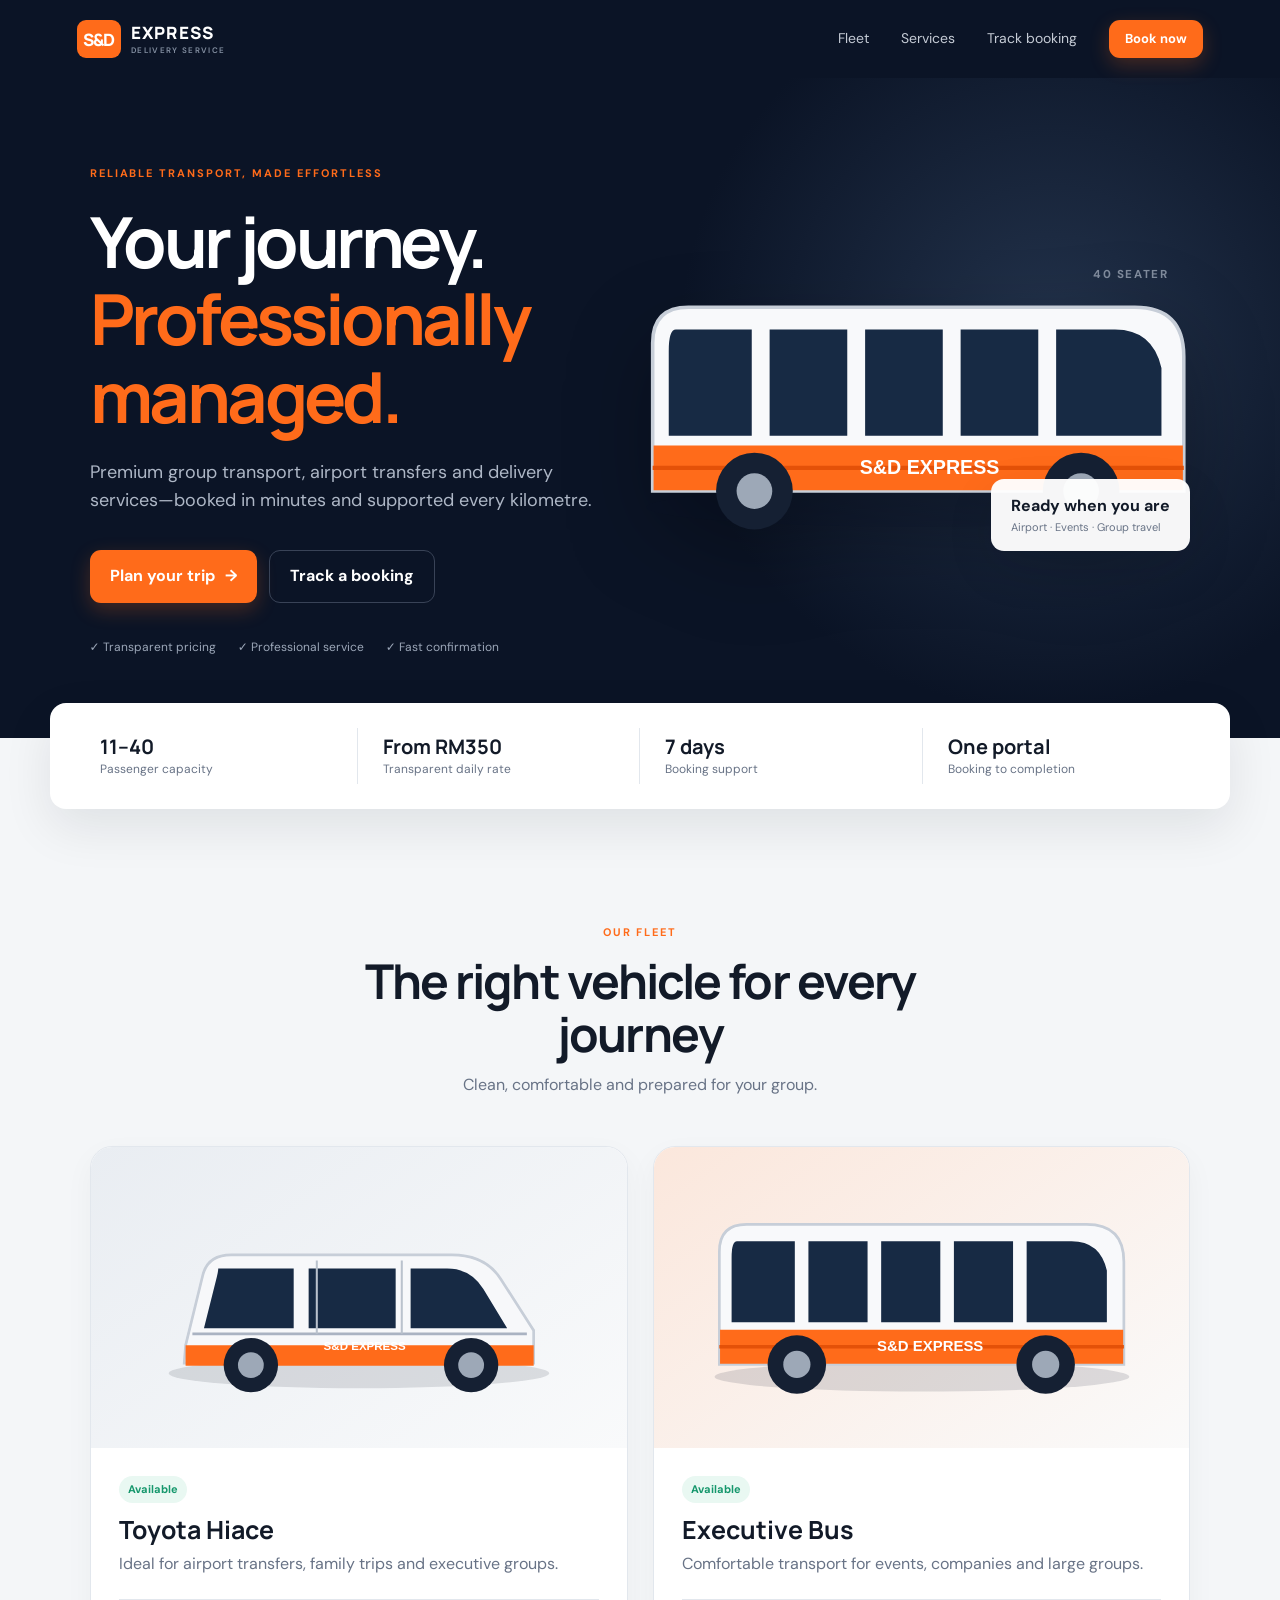
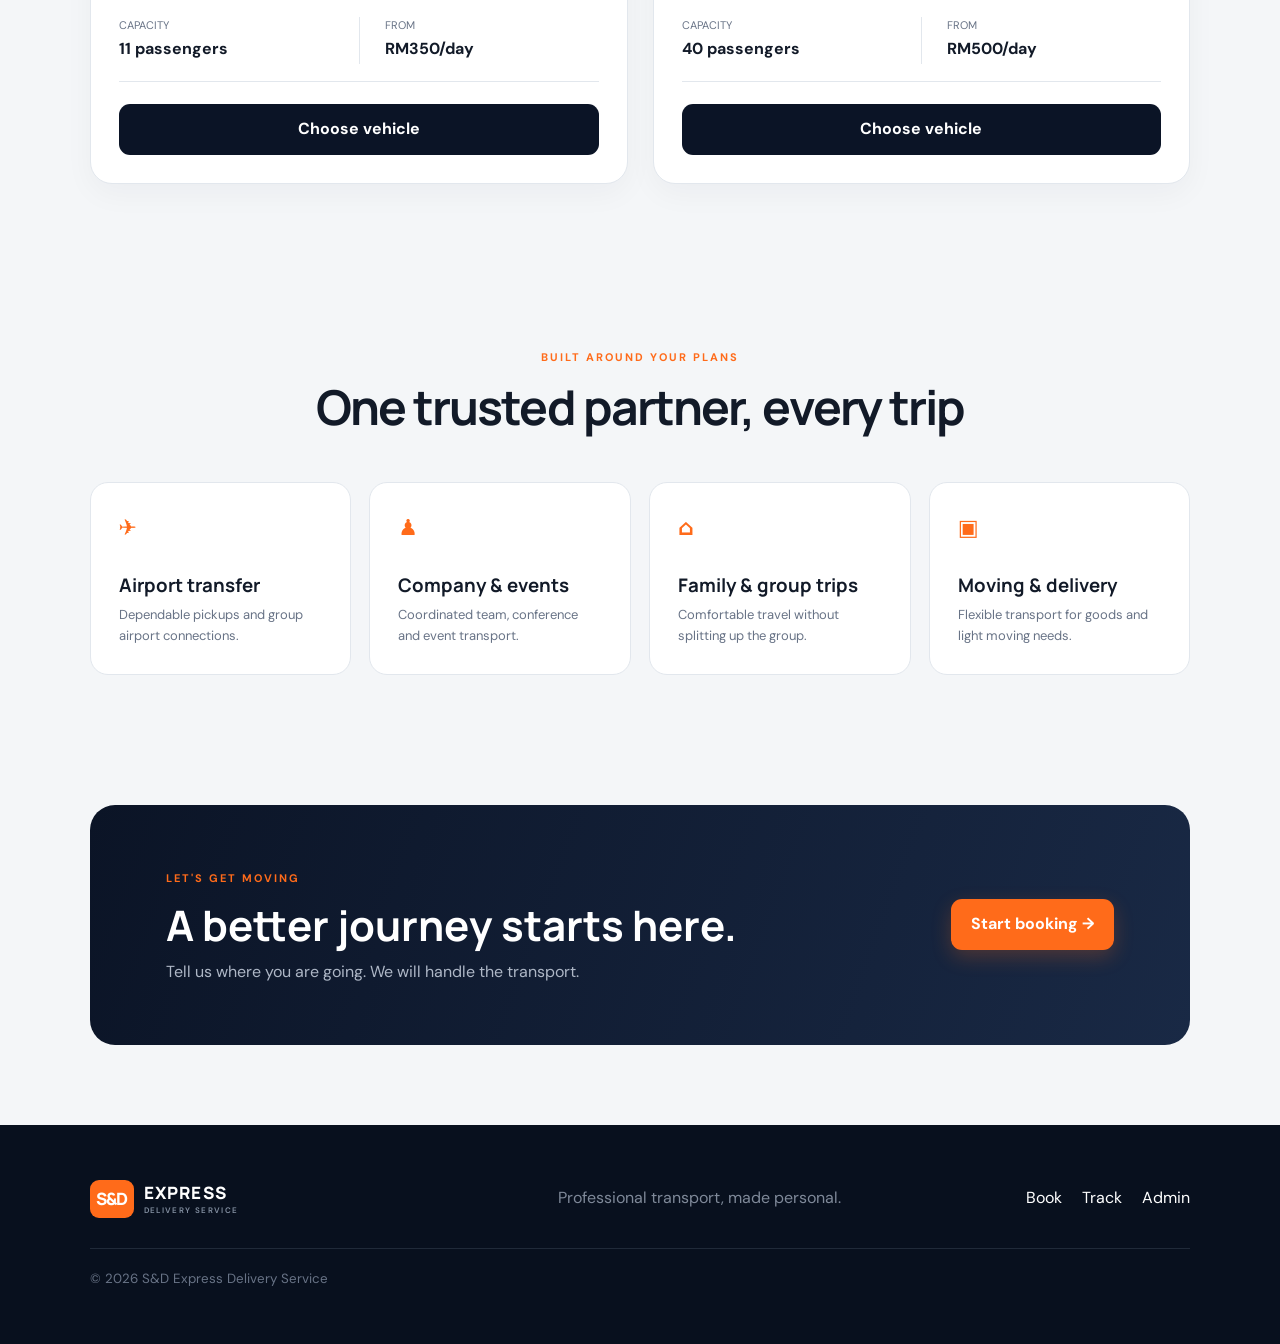
<file: index.html>
<!doctype html>
<html lang="en">
<head>
  <meta charset="utf-8"><meta name="viewport" content="width=device-width,initial-scale=1">
  <meta name="theme-color" content="#0b1426"><meta name="description" content="Premium van and bus transport booking in Malaysia.">
  <title>S&D Express Delivery Service</title>
  <link rel="manifest" href="manifest.json"><link rel="icon" href="assets/icon.svg" type="image/svg+xml">
  <link rel="stylesheet" href="css/styles.css?v=20260717.6">
</head>
<body>
  <header class="public-nav"><a class="brand" href="./"><span class="brand-mark">S&D</span><span>EXPRESS<small>Delivery Service</small></span></a><nav><a href="#fleet">Fleet</a><a href="#services">Services</a><a href="track/">Track booking</a><a class="btn btn-primary btn-sm" href="booking/">Book now</a></nav><button class="mobile-nav" aria-label="Toggle menu">☰</button></header>
  <main>
    <section class="hero"><div class="hero-copy"><span class="eyebrow">Reliable transport, made effortless</span><h1>Your journey.<br><em>Professionally managed.</em></h1><p>Premium group transport, airport transfers and delivery services—booked in minutes and supported every kilometre.</p><div class="hero-actions"><a class="btn btn-primary" href="booking/">Plan your trip <span>→</span></a><a class="btn btn-ghost" href="track/">Track a booking</a></div><div class="trust-row"><span>✓ Transparent pricing</span><span>✓ Professional service</span><span>✓ Fast confirmation</span></div></div><div class="hero-visual"><div class="vehicle-art bus-art"><span class="vehicle-label">40 SEATER</span><svg viewBox="0 0 700 320" role="img" aria-label="S&D Express coach"><use href="assets/fleet.svg#bus"/></svg></div><div class="floating-card"><strong>Ready when you are</strong><span>Airport · Events · Group travel</span></div></div></section>
    <section class="stats-band"><div><strong>11–40</strong><span>Passenger capacity</span></div><div><strong>From RM350</strong><span>Transparent daily rate</span></div><div><strong>7 days</strong><span>Booking support</span></div><div><strong>One portal</strong><span>Booking to completion</span></div></section>
    <section id="fleet" class="section"><div class="section-heading"><span class="eyebrow">Our fleet</span><h2>The right vehicle for every journey</h2><p>Clean, comfortable and prepared for your group.</p></div><div class="fleet-grid"><article class="fleet-card" data-vehicle-id="VH001"><div class="fleet-image"><svg class="fleet-fallback" viewBox="0 0 700 320"><use href="assets/fleet.svg#van"/></svg></div><div class="fleet-body"><div><span class="pill success" data-fleet-field="status">Available</span><h3 data-fleet-field="name">Toyota Hiace</h3><p>Ideal for airport transfers, family trips and executive groups.</p></div><dl><div><dt>Capacity</dt><dd data-fleet-field="capacity">11 passengers</dd></div><div><dt>From</dt><dd data-fleet-field="rate">RM350/day</dd></div></dl><a class="btn btn-dark" data-fleet-field="booking-link" href="booking/?vehicle=VH001">Choose vehicle</a></div></article><article class="fleet-card" data-vehicle-id="BS001"><div class="fleet-image orange"><svg class="fleet-fallback" viewBox="0 0 700 320"><use href="assets/fleet.svg#bus"/></svg></div><div class="fleet-body"><div><span class="pill success" data-fleet-field="status">Available</span><h3 data-fleet-field="name">Executive Bus</h3><p>Comfortable transport for events, companies and large groups.</p></div><dl><div><dt>Capacity</dt><dd data-fleet-field="capacity">40 passengers</dd></div><div><dt>From</dt><dd data-fleet-field="rate">RM500/day</dd></div></dl><a class="btn btn-dark" data-fleet-field="booking-link" href="booking/?vehicle=BS001">Choose vehicle</a></div></article></div></section>
    <section id="services" class="section services"><div class="section-heading"><span class="eyebrow">Built around your plans</span><h2>One trusted partner, every trip</h2></div><div class="service-grid"><article><b>✈</b><h3>Airport transfer</h3><p>Dependable pickups and group airport connections.</p></article><article><b>♟</b><h3>Company & events</h3><p>Coordinated team, conference and event transport.</p></article><article><b>⌂</b><h3>Family & group trips</h3><p>Comfortable travel without splitting up the group.</p></article><article><b>▣</b><h3>Moving & delivery</h3><p>Flexible transport for goods and light moving needs.</p></article></div></section>
    <section class="cta"><div><span class="eyebrow">Let's get moving</span><h2>A better journey starts here.</h2><p>Tell us where you are going. We will handle the transport.</p></div><a class="btn btn-primary" href="booking/">Start booking →</a></section>
  </main>
  <footer><a class="brand" href="./"><span class="brand-mark">S&D</span><span>EXPRESS<small>Delivery Service</small></span></a><p>Professional transport, made personal.</p><div><a href="booking/">Book</a><a href="track/">Track</a><a href="admin/">Admin</a></div><small>© <span id="year"></span> S&D Express Delivery Service</small></footer>
  <div id="toast-root" class="toast-root"></div><script src="config.js"></script><script src="js/app.js?v=20260717.5"></script>
</body></html>
</file>
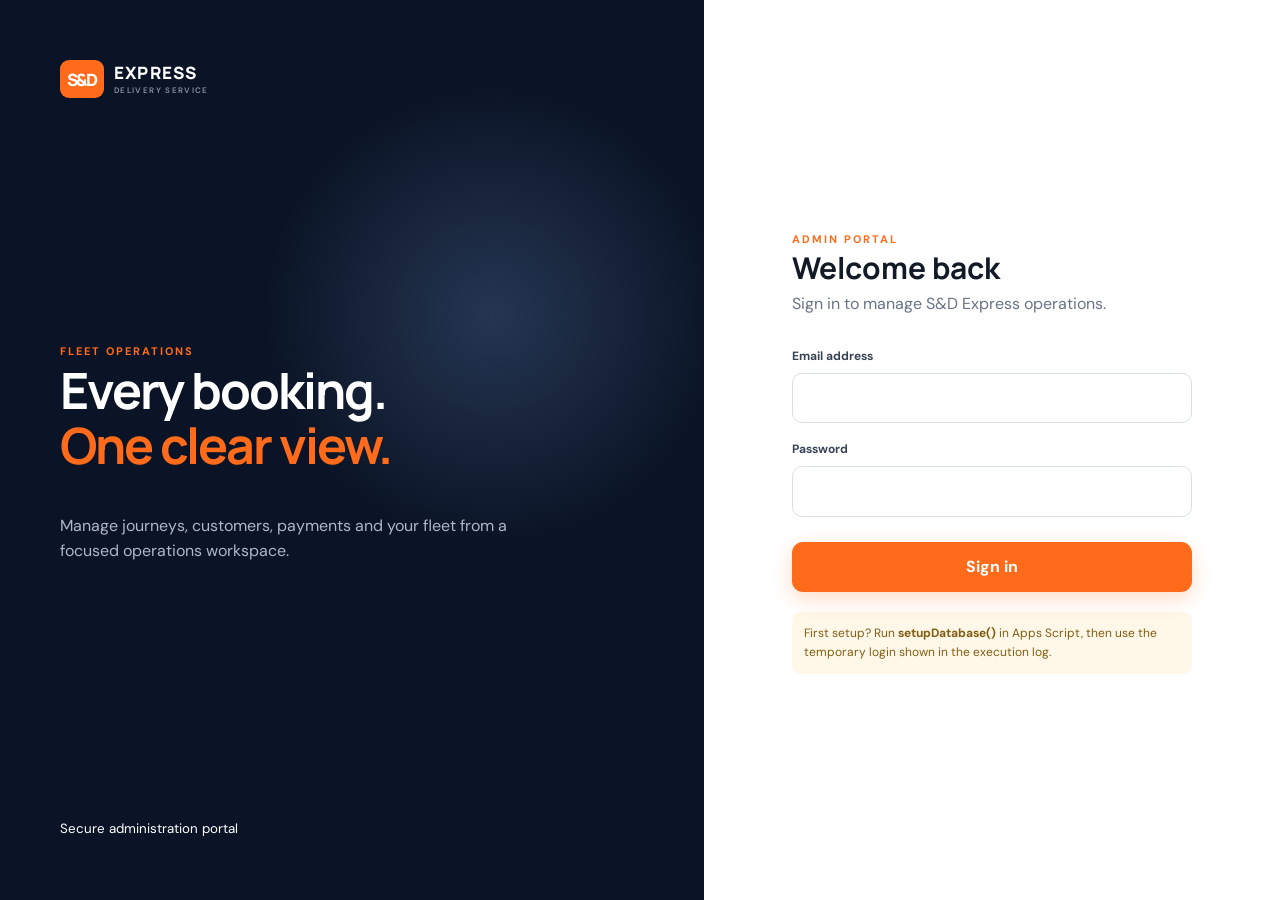
<file: admin/index.html>
<!doctype html><html lang="en"><head><meta charset="utf-8"><meta name="viewport" content="width=device-width,initial-scale=1"><meta name="theme-color" content="#0b1426"><title>Admin Login | S&D Express</title><link rel="icon" href="../assets/icon.svg"><link rel="stylesheet" href="../css/styles.css?v=20260717.6"></head><body><main class="login-page"><section class="login-brand"><a class="brand" href="../"><span class="brand-mark">S&D</span><span>EXPRESS<small>Delivery Service</small></span></a><div><span class="eyebrow">Fleet operations</span><h1>Every booking.<br><em>One clear view.</em></h1><p>Manage journeys, customers, payments and your fleet from a focused operations workspace.</p></div><small>Secure administration portal</small></section><section class="login-form-wrap"><form id="login-form" class="login-form"><span class="eyebrow">Admin portal</span><h2>Welcome back</h2><p>Sign in to manage S&D Express operations.</p><div class="field"><label for="email">Email address</label><input id="email" type="email" autocomplete="username" required></div><div class="field"><label for="password">Password</label><input id="password" type="password" autocomplete="current-password" required></div><button id="login-btn" class="btn btn-primary">Sign in</button><div class="setup-note">First setup? Run <strong>setupDatabase()</strong> in Apps Script, then use the temporary login shown in the execution log.</div></form></section></main><div id="toast-root"></div><script src="../config.js"></script><script src="../js/app.js"></script><script src="../js/auth.js"></script></body></html>
</file>
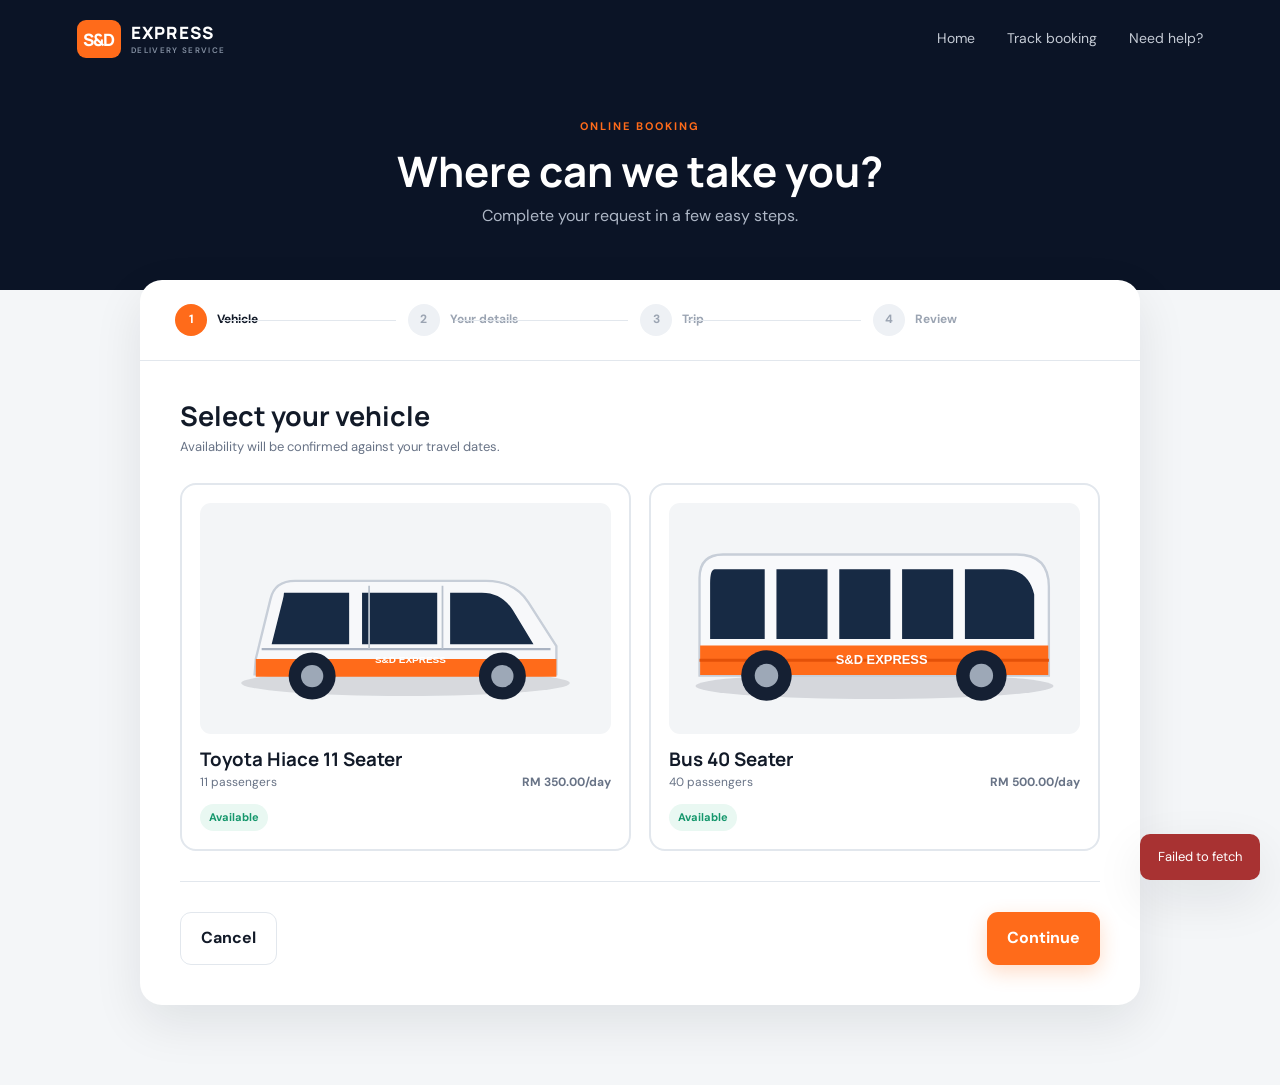
<file: booking/index.html>
<!doctype html><html lang="en"><head><meta charset="utf-8"><meta name="viewport" content="width=device-width,initial-scale=1"><meta name="theme-color" content="#0b1426"><title>Book a Trip | S&D Express</title><link rel="manifest" href="../manifest.json"><link rel="icon" href="../assets/icon.svg"><link rel="stylesheet" href="../css/styles.css?v=20260717.6"></head>
<body class="subpage"><header class="public-nav"><a class="brand" href="../"><span class="brand-mark">S&D</span><span>EXPRESS<small>Delivery Service</small></span></a><nav><a href="../">Home</a><a href="../track/">Track booking</a><a href="../track/">Need help?</a></nav><button class="mobile-nav" aria-label="Toggle menu">Menu</button></header>
<main><div class="page-intro"><span class="eyebrow">Online booking</span><h1>Where can we take you?</h1><p>Complete your request in a few easy steps.</p></div><div class="wizard-shell" id="booking-wizard">
 <div class="steps"><div class="step active" data-step="1"><span>1</span><label>Vehicle</label></div><div class="step" data-step="2"><span>2</span><label>Your details</label></div><div class="step" data-step="3"><span>3</span><label>Trip</label></div><div class="step" data-step="4"><span>4</span><label>Review</label></div></div>
 <form id="booking-form" novalidate>
  <section class="wizard-panel active" data-panel="1"><div class="panel-title"><h2>Select your vehicle</h2><p>Availability will be confirmed against your travel dates.</p></div><div id="vehicle-options" class="vehicle-options"><div class="empty"><span class="spinner"></span><b>Loading fleet...</b></div></div><div class="wizard-actions"><a class="btn btn-outline" href="../">Cancel</a><button type="button" class="btn btn-primary next">Continue</button></div></section>
  <section class="wizard-panel" data-panel="2"><div class="panel-title"><h2>Tell us about you</h2><p>We will use these details to confirm your booking.</p></div><div class="field-grid"><div class="field full"><label for="name">Full name *</label><input id="name" name="name" autocomplete="name" required maxlength="100" placeholder="e.g. Nur Aisyah"></div><div class="field"><label for="phone">Phone number *</label><input id="phone" name="phone" autocomplete="tel" required maxlength="30" placeholder="e.g. 012-345 6789"></div><div class="field"><label for="email">Email</label><input id="email" name="email" type="email" autocomplete="email" maxlength="120" placeholder="name@example.com"></div></div><div class="wizard-actions"><button type="button" class="btn btn-outline prev">Back</button><button type="button" class="btn btn-primary next">Continue</button></div></section>
  <section class="wizard-panel" data-panel="3"><div class="panel-title"><h2>Plan your trip</h2><p>Rental days are counted per calendar day, including pickup day.</p></div><div class="field-grid"><div class="field"><label for="pickupDate">Pickup date *</label><input id="pickupDate" name="pickupDate" type="date" required></div><div class="field"><label for="pickupTime">Pickup time *</label><input id="pickupTime" name="pickupTime" type="time" required></div><div class="field"><label for="returnDate">Return date *</label><input id="returnDate" name="returnDate" type="date" required></div><div class="field"><label for="returnTime">Return time *</label><input id="returnTime" name="returnTime" type="time" required></div><div class="field full"><label for="pickupLocation">Pickup location *</label><input id="pickupLocation" name="pickupLocation" required maxlength="250" placeholder="Full pickup address or landmark"></div><div class="field full"><label for="dropLocation">Drop-off location *</label><input id="dropLocation" name="dropLocation" required maxlength="250" placeholder="Full destination address or landmark"></div><div class="field"><label for="passenger">Number of passengers *</label><input id="passenger" name="passenger" type="number" min="1" max="40" required></div><div class="field"><label for="tripType">Trip type *</label><select id="tripType" name="tripType" required><option value="">Select trip type</option><option>Airport Transfer</option><option>Family Trip</option><option>Company Trip</option><option>Event</option><option>Moving</option><option>Delivery</option><option>Group Travel</option></select></div><div class="field full"><label for="customerNotes">Notes</label><textarea id="customerNotes" name="customerNotes" maxlength="1000" placeholder="Flight number, luggage, stops, or other helpful details"></textarea></div></div><div class="wizard-actions"><button type="button" class="btn btn-outline prev">Back</button><button type="button" class="btn btn-primary next" id="review-btn">Check and review</button></div></section>
  <section class="wizard-panel" data-panel="4"><div class="panel-title"><h2>Review your booking</h2><p>Please confirm everything is correct before submitting.</p></div><div id="booking-summary" class="summary-grid"></div><label style="display:flex;gap:10px;margin-top:25px;font-size:12px"><input id="terms" type="checkbox" required> I confirm these details are correct and understand this is a booking request subject to confirmation.</label><div class="wizard-actions"><button type="button" class="btn btn-outline prev">Edit details</button><button type="submit" class="btn btn-primary" id="submit-booking">Submit booking</button></div></section>
 </form><section id="booking-success" class="booking-success" hidden></section>
</div></main><div id="toast-root" class="toast-root"></div><script src="../config.js"></script><script src="../js/app.js"></script><script src="../js/booking.js?v=20260717.5"></script></body></html>
</file>
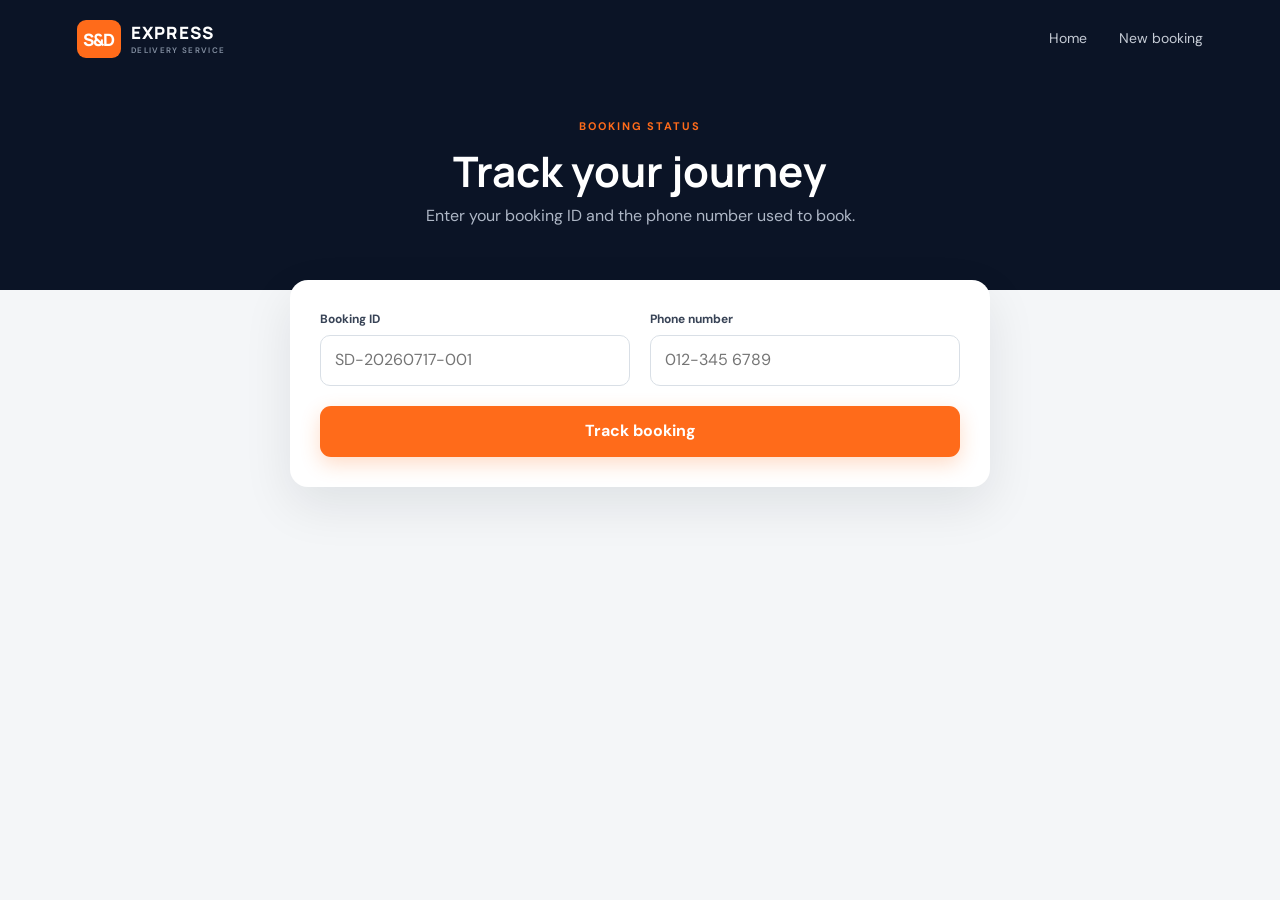
<file: track/index.html>
<!doctype html><html lang="en"><head><meta charset="utf-8"><meta name="viewport" content="width=device-width,initial-scale=1"><meta name="theme-color" content="#0b1426"><title>Track Booking | S&D Express</title><link rel="manifest" href="../manifest.json"><link rel="icon" href="../assets/icon.svg"><link rel="stylesheet" href="../css/styles.css?v=20260717.6"></head><body class="subpage"><header class="public-nav"><a class="brand" href="../"><span class="brand-mark">S&D</span><span>EXPRESS<small>Delivery Service</small></span></a><nav><a href="../">Home</a><a href="../booking/">New booking</a></nav><button class="mobile-nav">☰</button></header><main><div class="page-intro"><span class="eyebrow">Booking status</span><h1>Track your journey</h1><p>Enter your booking ID and the phone number used to book.</p></div><div class="track-shell"><form id="track-form" class="track-form"><div class="field-grid"><div class="field"><label for="bookingId">Booking ID</label><input id="bookingId" required maxlength="30" placeholder="SD-20260717-001" style="text-transform:uppercase"></div><div class="field"><label for="trackPhone">Phone number</label><input id="trackPhone" required maxlength="30" placeholder="012-345 6789"></div></div><button class="btn btn-primary" style="width:100%;margin-top:20px" id="track-btn">Track booking</button></form><div id="track-result"></div></div></main><div id="toast-root" class="toast-root"></div><script src="../config.js"></script><script src="../js/app.js"></script><script src="../js/booking.js?v=20260717.5"></script></body></html>
</file>
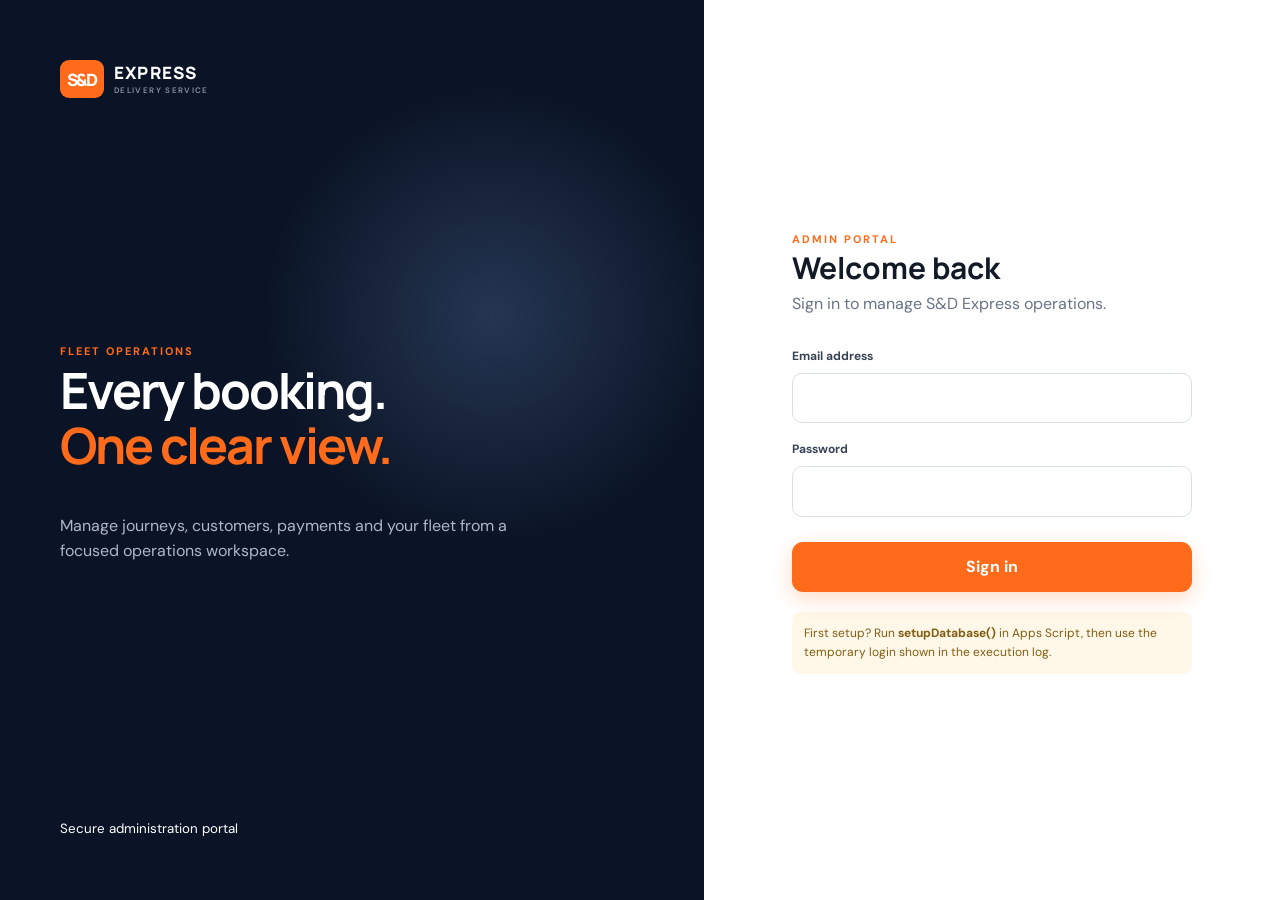
<file: admin/bookings.html>
<!doctype html><html lang="en"><head><meta charset="utf-8"><meta name="viewport" content="width=device-width,initial-scale=1"><title>Bookings | S&D Express</title><link rel="icon" href="../assets/icon.svg"><link rel="stylesheet" href="../css/styles.css?v=20260717.6"></head><body class="admin-body" data-page="bookings"><div id="admin-app"></div><div id="toast-root"></div><script src="../config.js"></script><script src="../js/app.js"></script><script src="../js/auth.js"></script><script src="../js/invoice.js"></script><script src="../js/admin.js?v=20260717.3"></script></body></html>
</file>
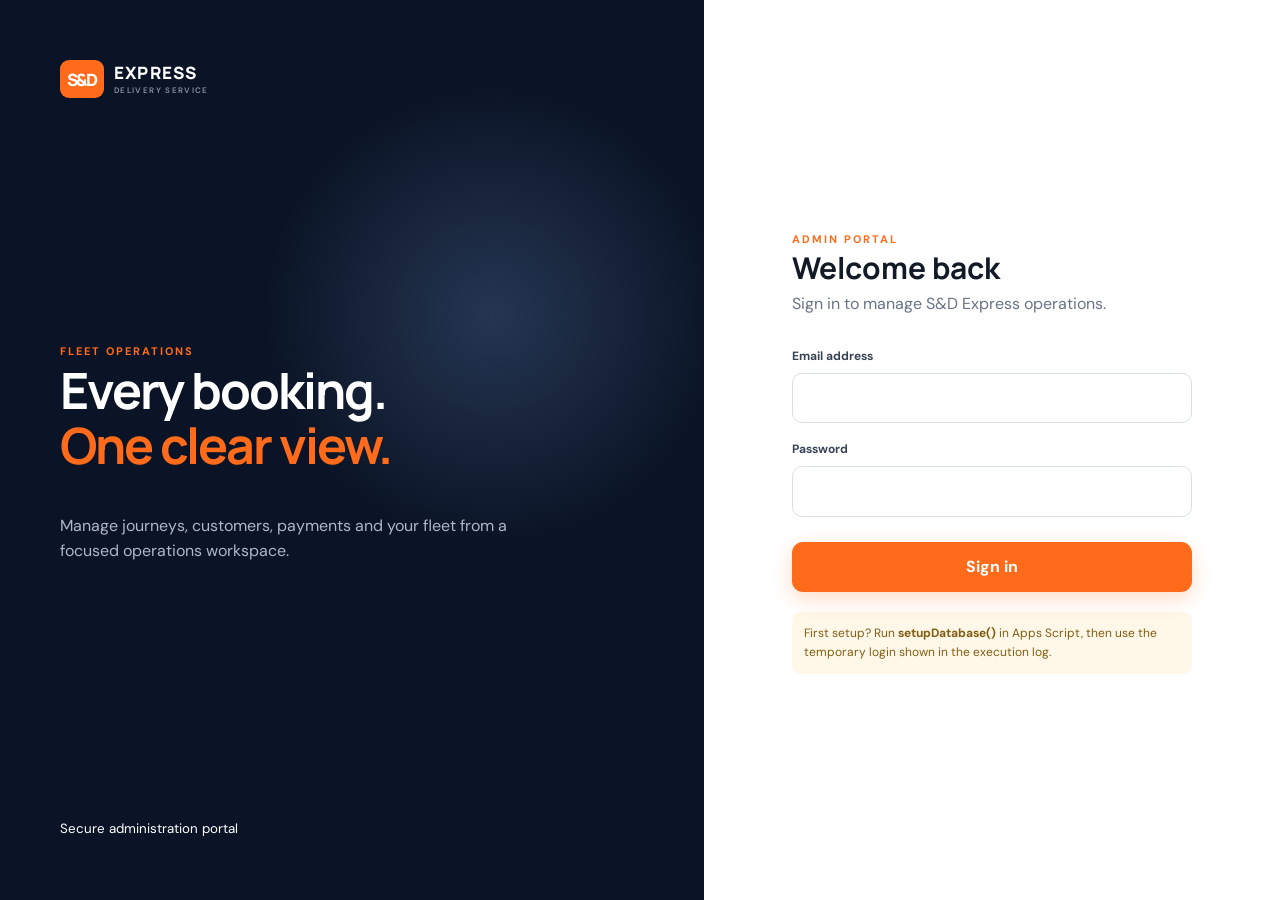
<file: admin/calendar.html>
<!doctype html><html lang="en"><head><meta charset="utf-8"><meta name="viewport" content="width=device-width,initial-scale=1"><title>Calendar | S&D Express</title><link rel="icon" href="../assets/icon.svg"><link rel="stylesheet" href="../css/styles.css?v=20260717.6"></head><body class="admin-body" data-page="calendar"><div id="admin-app"></div><div id="toast-root"></div><script src="../config.js"></script><script src="../js/app.js"></script><script src="../js/auth.js"></script><script src="../js/admin.js?v=20260717.3"></script></body></html>
</file>
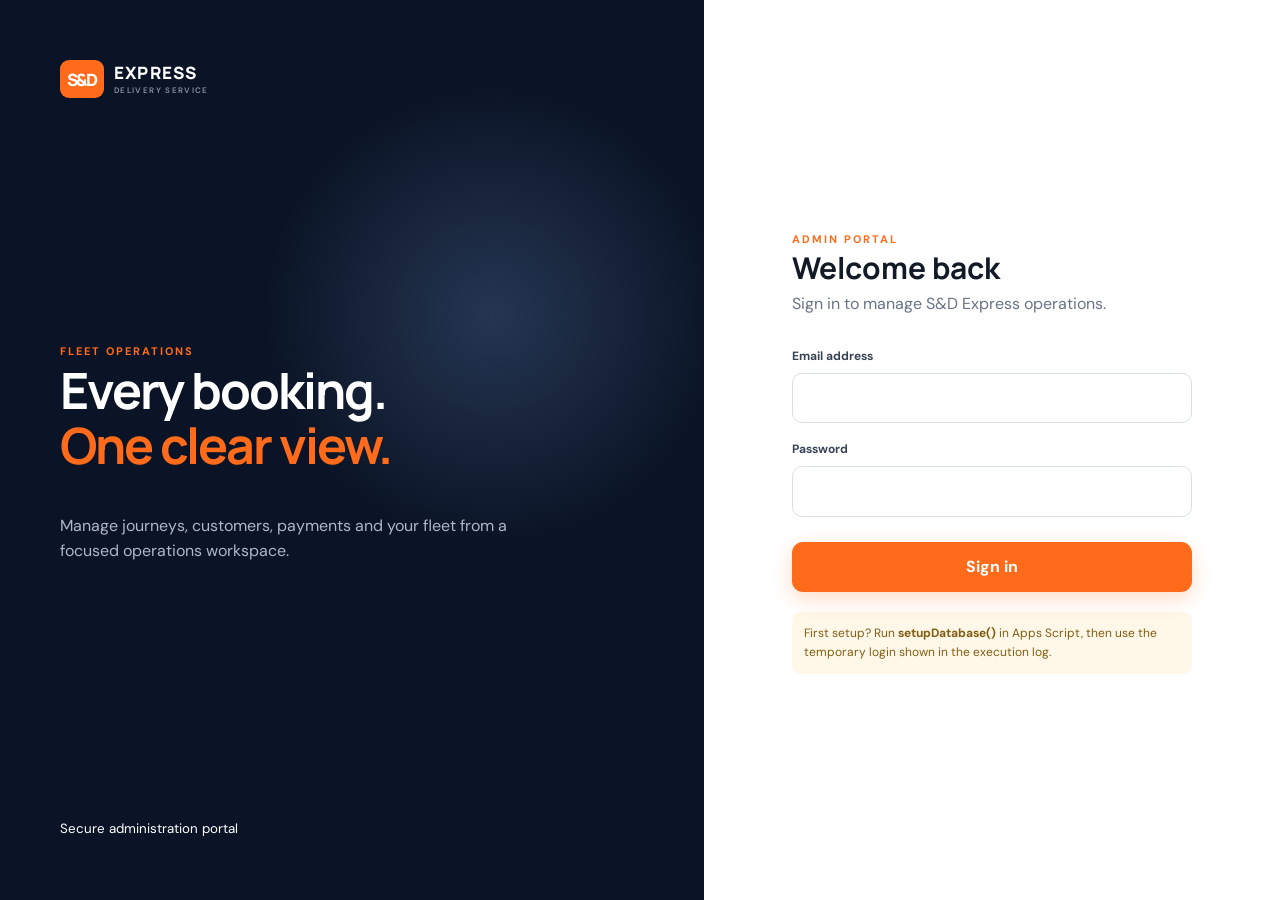
<file: admin/customers.html>
<!doctype html><html lang="en"><head><meta charset="utf-8"><meta name="viewport" content="width=device-width,initial-scale=1"><title>Customers | S&D Express</title><link rel="icon" href="../assets/icon.svg"><link rel="stylesheet" href="../css/styles.css?v=20260717.6"></head><body class="admin-body" data-page="customers"><div id="admin-app"></div><div id="toast-root"></div><script src="../config.js"></script><script src="../js/app.js"></script><script src="../js/auth.js"></script><script src="../js/admin.js?v=20260717.3"></script></body></html>
</file>
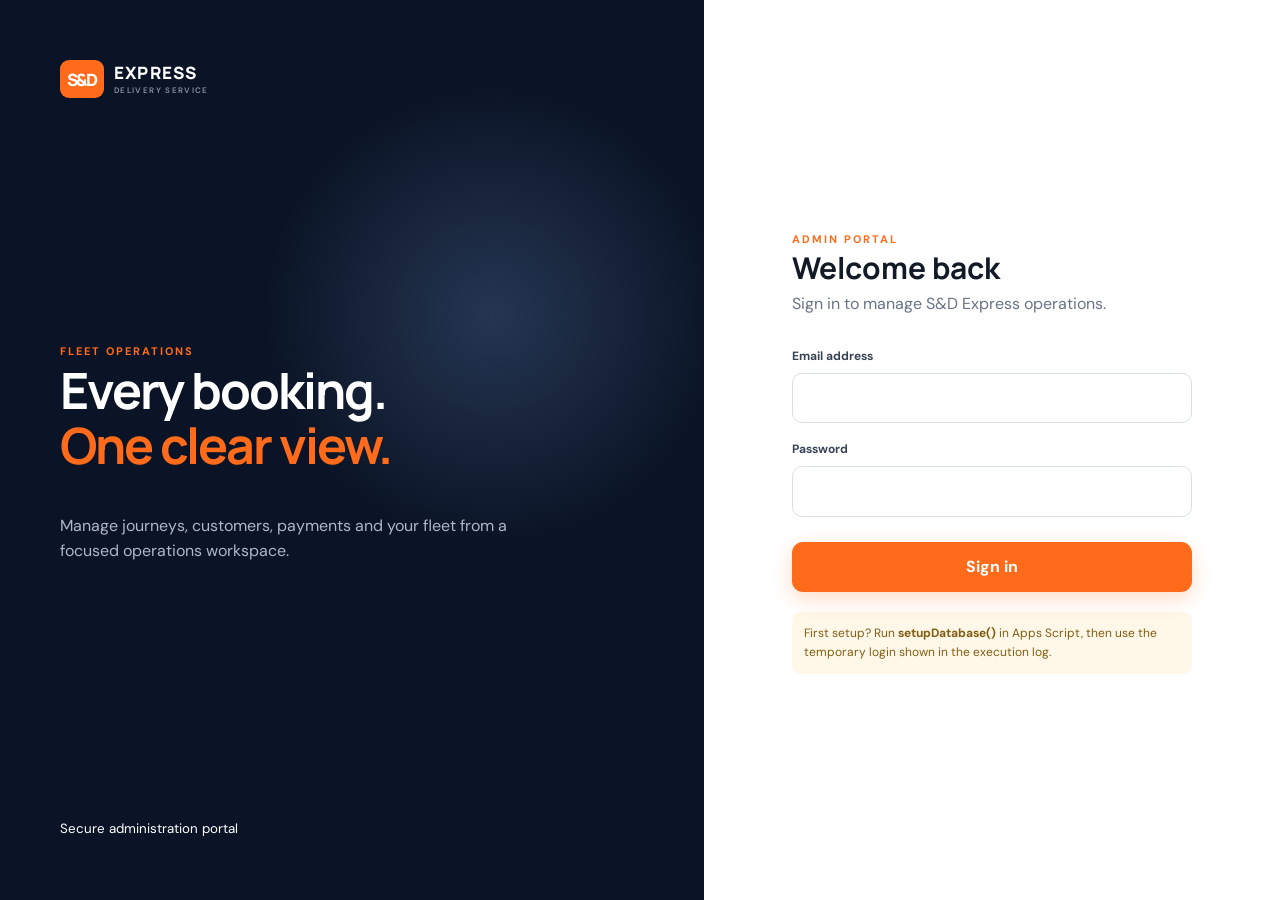
<file: admin/dashboard.html>
<!doctype html><html lang="en"><head><meta charset="utf-8"><meta name="viewport" content="width=device-width,initial-scale=1"><title>Dashboard | S&D Express</title><link rel="icon" href="../assets/icon.svg"><link rel="stylesheet" href="../css/styles.css?v=20260717.6"></head><body class="admin-body" data-page="dashboard"><div id="admin-app"></div><div id="toast-root"></div><script src="../config.js"></script><script src="../js/app.js"></script><script src="../js/auth.js"></script><script src="../js/admin.js?v=20260717.3"></script></body></html>
</file>
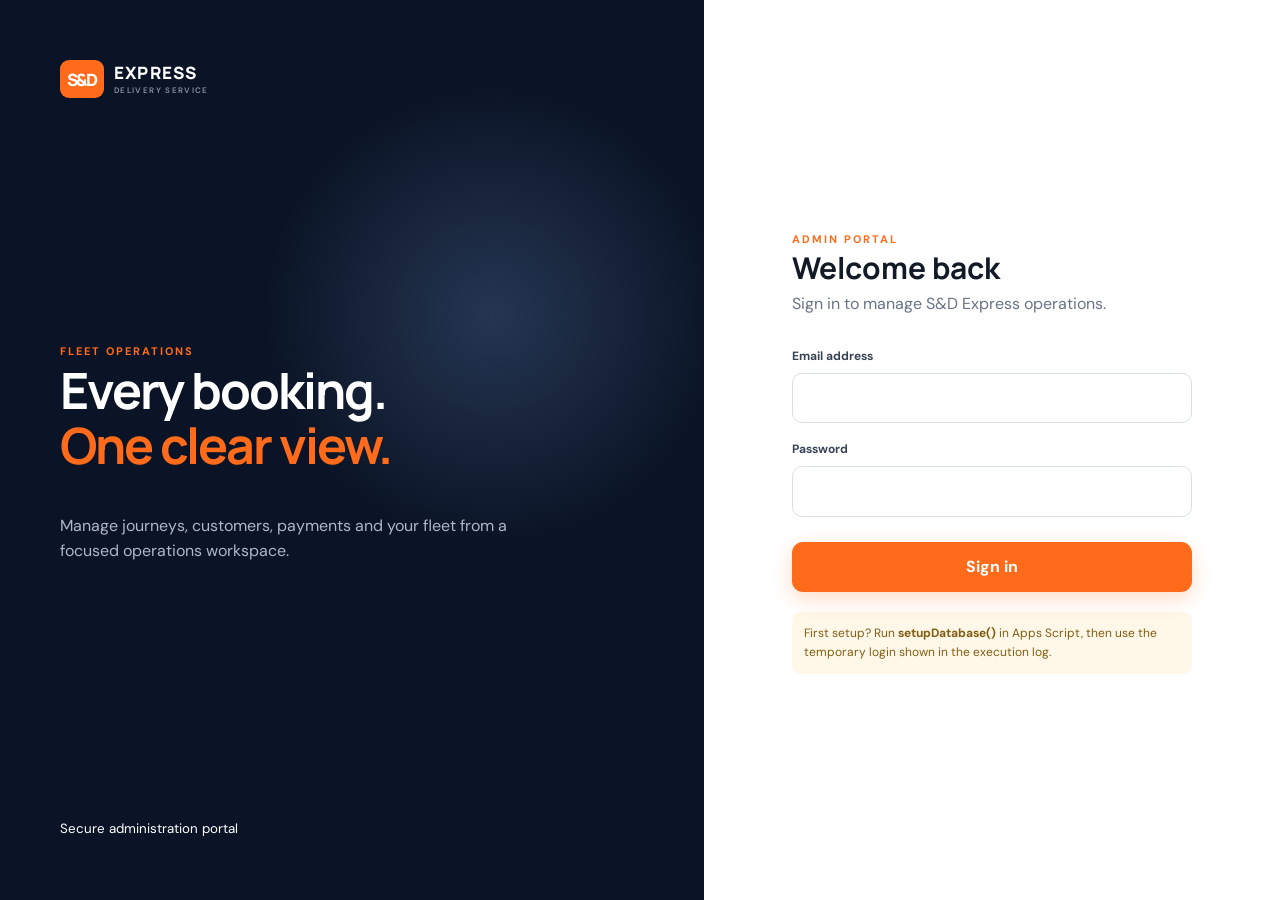
<file: admin/payments.html>
<!doctype html><html lang="en"><head><meta charset="utf-8"><meta name="viewport" content="width=device-width,initial-scale=1"><title>Payments | S&D Express</title><link rel="icon" href="../assets/icon.svg"><link rel="stylesheet" href="../css/styles.css?v=20260717.6"></head><body class="admin-body" data-page="payments"><div id="admin-app"></div><div id="toast-root"></div><script src="../config.js"></script><script src="../js/app.js"></script><script src="../js/auth.js"></script><script src="../js/admin.js?v=20260717.3"></script></body></html>
</file>
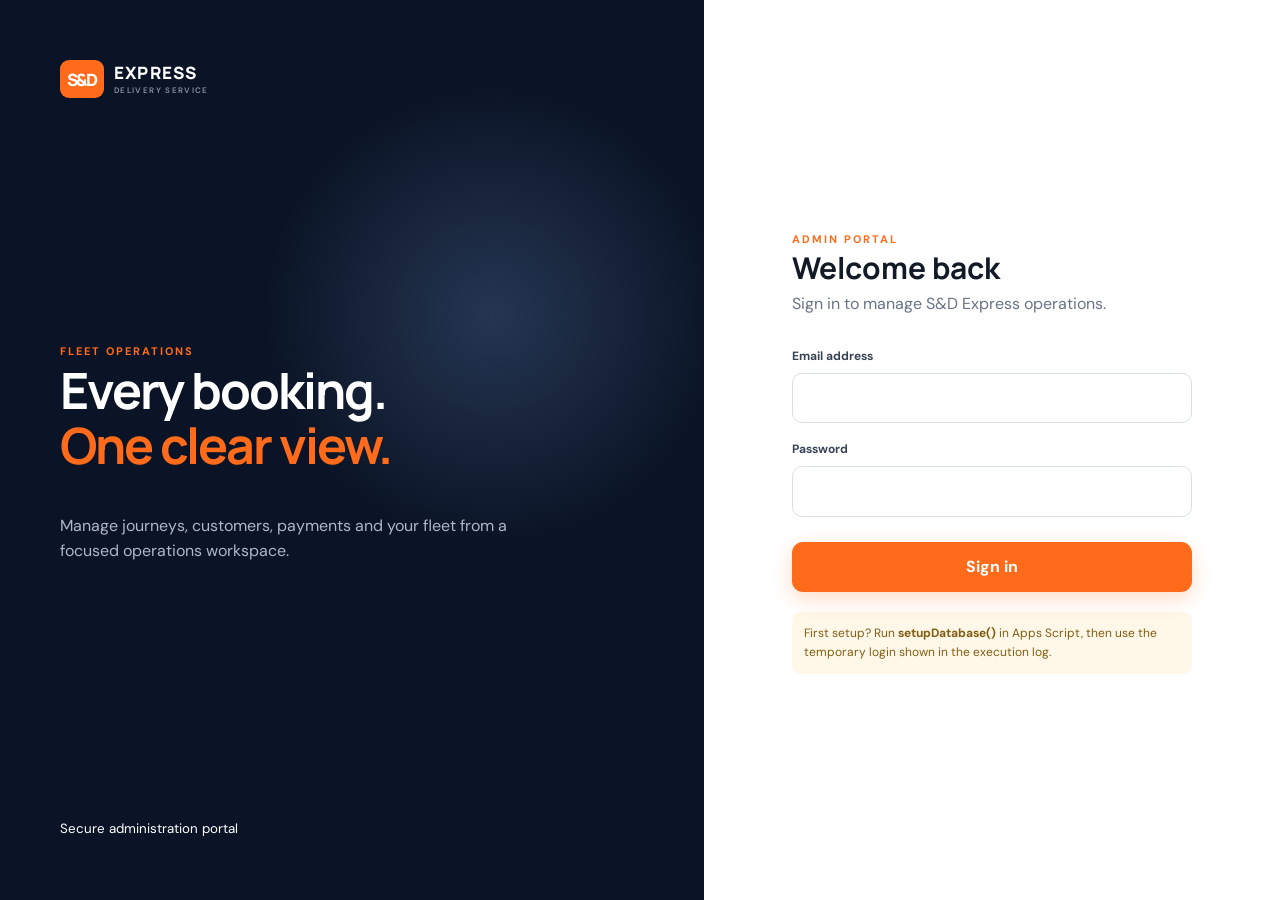
<file: admin/reports.html>
<!doctype html><html lang="en"><head><meta charset="utf-8"><meta name="viewport" content="width=device-width,initial-scale=1"><title>Reports | S&D Express</title><link rel="icon" href="../assets/icon.svg"><link rel="stylesheet" href="../css/styles.css?v=20260717.6"></head><body class="admin-body" data-page="reports"><div id="admin-app"></div><div id="toast-root"></div><script src="../config.js"></script><script src="../js/app.js"></script><script src="../js/auth.js"></script><script src="../js/admin.js?v=20260717.3"></script></body></html>
</file>
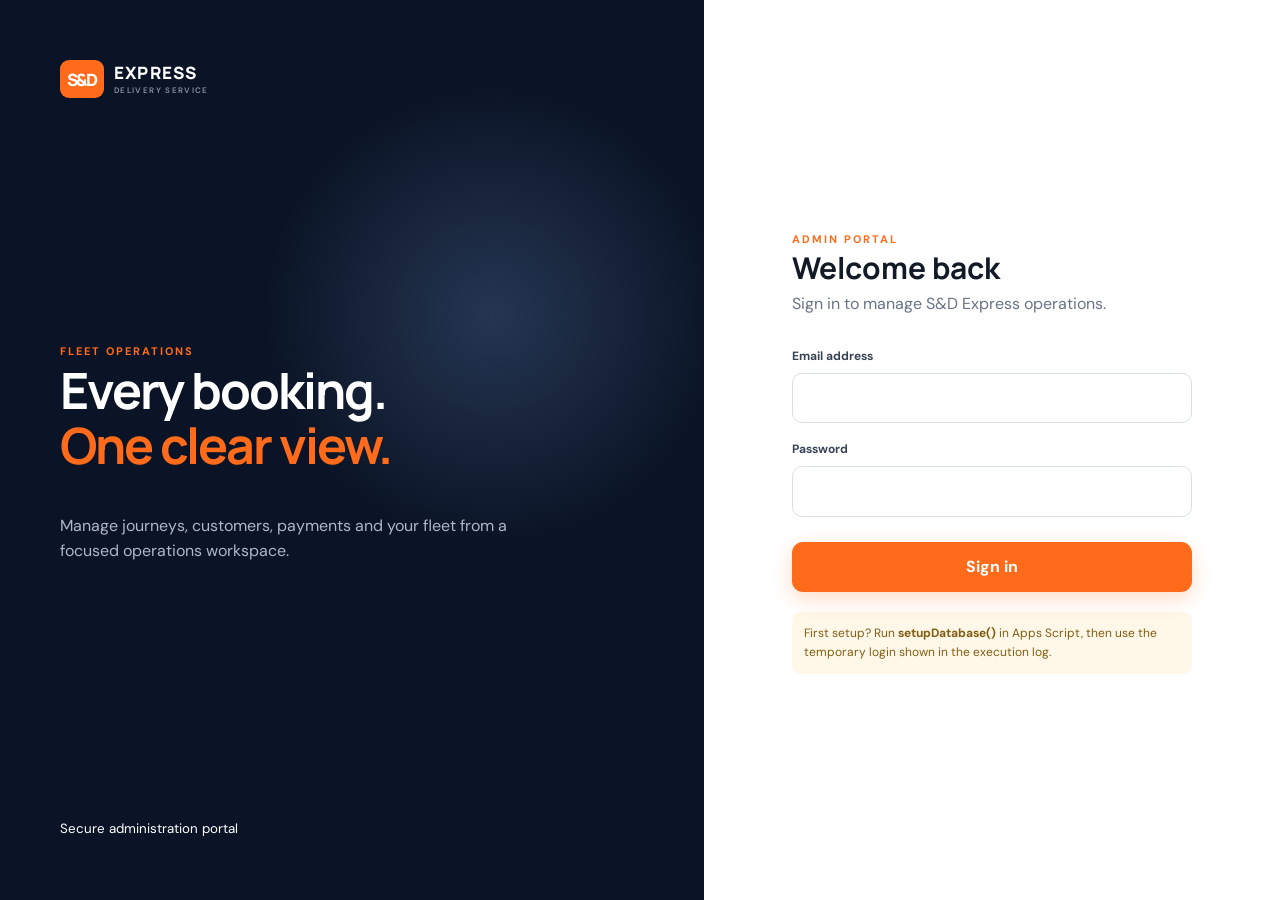
<file: admin/settings.html>
<!doctype html><html lang="en"><head><meta charset="utf-8"><meta name="viewport" content="width=device-width,initial-scale=1"><title>Settings | S&D Express</title><link rel="icon" href="../assets/icon.svg"><link rel="stylesheet" href="../css/styles.css?v=20260717.6"></head><body class="admin-body" data-page="settings"><div id="admin-app"></div><div id="toast-root"></div><script src="../config.js"></script><script src="../js/app.js"></script><script src="../js/auth.js"></script><script src="../js/admin.js?v=20260717.3"></script></body></html>
</file>
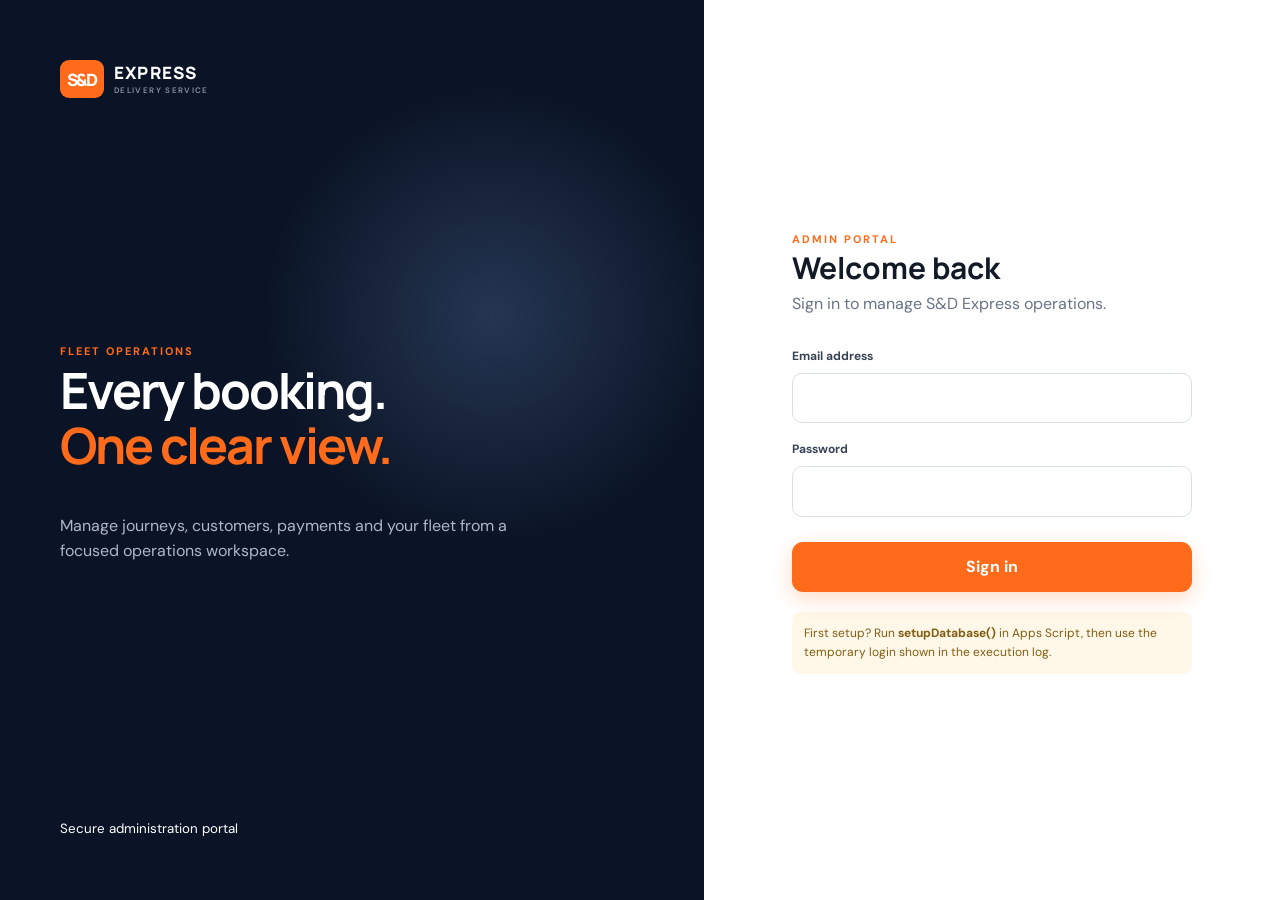
<file: admin/vehicles.html>
<!doctype html><html lang="en"><head><meta charset="utf-8"><meta name="viewport" content="width=device-width,initial-scale=1"><title>Vehicles | S&D Express</title><link rel="icon" href="../assets/icon.svg"><link rel="stylesheet" href="../css/styles.css?v=20260717.6"></head><body class="admin-body" data-page="vehicles"><div id="admin-app"></div><div id="toast-root"></div><script src="../config.js"></script><script src="../js/app.js"></script><script src="../js/auth.js"></script><script src="../js/admin.js?v=20260717.3"></script></body></html>
</file>
<file: css/styles.css>
@import url('https://fonts.googleapis.com/css2?family=DM+Sans:wght@400;500;600;700&family=Manrope:wght@600;700;800&display=swap');
:root{--navy:#0b1426;--navy-2:#14213a;--orange:#ff6b1a;--orange-dark:#e9570c;--bg:#f4f6f8;--card:#fff;--text:#121a28;--muted:#687386;--line:#e2e7ed;--green:#15976c;--yellow:#d99a09;--red:#d94c4c;--shadow:0 18px 50px rgba(11,20,38,.09);--radius:18px}
*{box-sizing:border-box}html{scroll-behavior:smooth}body{margin:0;background:var(--bg);color:var(--text);font-family:'DM Sans',system-ui,sans-serif;line-height:1.55}button,input,select,textarea{font:inherit}a{color:inherit;text-decoration:none}img,svg{max-width:100%}h1,h2,h3,h4,p{margin-top:0}h1,h2,h3,h4{font-family:Manrope,sans-serif;line-height:1.1}.brand{display:flex;align-items:center;gap:10px;font:800 17px/1 Manrope;letter-spacing:.07em}.brand small{display:block;margin-top:5px;color:#8490a2;font:600 8px/1 DM Sans;letter-spacing:.17em;text-transform:uppercase}.brand-mark{display:grid;place-items:center;width:44px;height:38px;border-radius:9px;background:var(--orange);color:#fff;letter-spacing:-.06em}.public-nav{height:78px;display:flex;align-items:center;justify-content:space-between;padding:0 clamp(22px,6vw,96px);background:var(--navy);color:#fff;position:relative;z-index:20}.public-nav nav{display:flex;align-items:center;gap:32px;font-size:14px}.public-nav nav>a:not(.btn){color:#c5cbd5}.public-nav nav>a:hover{color:#fff}.mobile-nav{display:none;border:0;background:none;color:#fff;font-size:24px}.btn{border:0;border-radius:11px;padding:13px 20px;display:inline-flex;justify-content:center;align-items:center;gap:10px;font-weight:700;cursor:pointer;transition:.2s ease;white-space:nowrap}.btn:hover{transform:translateY(-1px)}.btn:disabled,.btn.disabled{opacity:.6;cursor:not-allowed;transform:none;pointer-events:none}.btn-primary{background:var(--orange);color:#fff;box-shadow:0 7px 20px rgba(255,107,26,.24)}.btn-primary:hover{background:var(--orange-dark)}.btn-dark{background:var(--navy);color:#fff}.btn-ghost{border:1px solid #394357;color:#fff;background:transparent}.btn-outline{border:1px solid var(--line);background:#fff;color:var(--text)}.btn-danger{background:#fff1f1;color:var(--red)}.btn-sm{padding:9px 16px;font-size:13px}.btn-icon{padding:8px;width:38px;height:38px}.hero{min-height:660px;padding:80px clamp(22px,7vw,110px);display:grid;grid-template-columns:minmax(0,1fr) minmax(460px,1.05fr);align-items:center;gap:40px;background:radial-gradient(circle at 82% 40%,#23334c 0,transparent 33%),var(--navy);color:#fff;overflow:hidden}.hero h1{font-size:clamp(46px,5.5vw,78px);letter-spacing:-.05em;margin:18px 0 24px}.hero h1 em{color:var(--orange);font-style:normal}.hero-copy>p{font-size:18px;color:#aeb7c6;max-width:620px}.eyebrow{text-transform:uppercase;letter-spacing:.18em;font-size:11px;font-weight:700;color:var(--orange)}.hero-actions{display:flex;gap:12px;margin:35px 0}.trust-row{display:flex;flex-wrap:wrap;gap:22px;color:#9ca7b8;font-size:12px}.hero-visual{position:relative}.vehicle-art{transform:scale(1.15);filter:drop-shadow(0 30px 35px rgba(0,0,0,.28))}.vehicle-label{position:absolute;right:10%;top:2%;font:700 10px DM Sans;letter-spacing:.15em;color:#7f8a9b}.floating-card{position:absolute;right:0;bottom:-15px;background:rgba(255,255,255,.96);color:var(--text);border-radius:13px;padding:15px 20px;box-shadow:var(--shadow);display:flex;flex-direction:column}.floating-card span{font-size:11px;color:var(--muted)}.stats-band{background:#fff;display:grid;grid-template-columns:repeat(4,1fr);max-width:1180px;margin:-35px auto 0;position:relative;z-index:5;border-radius:16px;box-shadow:var(--shadow);padding:25px}.stats-band div{padding:5px 25px;border-right:1px solid var(--line)}.stats-band div:last-child{border:0}.stats-band strong,.stats-band span{display:block}.stats-band strong{font:700 20px Manrope}.stats-band span{font-size:12px;color:var(--muted)}.section{padding:110px clamp(22px,7vw,110px);max-width:1440px;margin:auto}.section-heading{text-align:center;max-width:670px;margin:0 auto 48px}.section-heading h2{font-size:clamp(32px,4vw,48px);letter-spacing:-.04em;margin:12px 0}.section-heading p{color:var(--muted)}.fleet-grid{display:grid;grid-template-columns:repeat(2,1fr);gap:25px}.fleet-card{background:#fff;border:1px solid var(--line);border-radius:22px;overflow:hidden;box-shadow:0 10px 30px rgba(13,24,42,.04)}.fleet-image{aspect-ratio:16/9;height:auto;display:grid;place-items:center;background:linear-gradient(145deg,#e9edf2,#f9fafb);padding:30px;overflow:hidden}.fleet-image.has-photo{padding:0}.fleet-image .fleet-photo{grid-area:1/1;width:100%;height:100%;object-fit:cover}.fleet-image .fleet-fallback{grid-area:1/1;width:100%;height:auto}.fleet-image.orange{background:linear-gradient(145deg,#fbe7dc,#fafafa)}.fleet-body{padding:28px}.fleet-body h3{font-size:25px;margin:13px 0 8px}.fleet-body p{color:var(--muted)}.fleet-body dl{display:grid;grid-template-columns:1fr 1fr;border-block:1px solid var(--line);padding:17px 0;margin:22px 0}.fleet-body dl div+div{border-left:1px solid var(--line);padding-left:25px}.fleet-body dt{font-size:11px;color:var(--muted);text-transform:uppercase}.fleet-body dd{margin:3px 0;font-weight:700}.fleet-body .btn{width:100%}.pill,.badge{display:inline-flex;align-items:center;border-radius:99px;padding:5px 9px;font-size:11px;font-weight:700;background:#eef1f5;color:#566174}.success,.status-confirmed,.status-paid,.status-available,.status-completed{background:#e9f8f2;color:var(--green)}.warning,.status-waiting-payment,.status-pending,.status-payment-review,.status-waiting-verification,.status-new-inquiry,.status-quotation-sent,.status-waiting-deposit{background:#fff6df;color:#9b6b00}.danger,.status-cancelled,.status-rejected,.status-unavailable{background:#fff0ef;color:var(--red)}.info,.status-on-trip{background:#eaf2ff;color:#2869bd}.services{padding-top:50px}.service-grid{display:grid;grid-template-columns:repeat(4,1fr);gap:18px}.service-grid article{background:#fff;padding:28px;border:1px solid var(--line);border-radius:var(--radius)}.service-grid b{font-size:22px;color:var(--orange)}.service-grid h3{margin:30px 0 10px}.service-grid p{font-size:13px;color:var(--muted);margin:0}.cta{margin:20px clamp(22px,7vw,110px) 80px;padding:60px clamp(30px,6vw,80px);border-radius:25px;background:linear-gradient(110deg,#0b1426,#192945);color:#fff;display:flex;justify-content:space-between;align-items:center}.cta h2{font-size:42px;margin:12px 0}.cta p{color:#aeb7c6;margin:0}footer{background:#08101e;color:#fff;padding:55px clamp(22px,7vw,110px);display:grid;grid-template-columns:1fr 1fr auto;align-items:center;gap:30px}footer>p{color:#7f8999;margin:0}footer>div{display:flex;gap:20px}footer>small{grid-column:1/-1;border-top:1px solid #202a39;padding-top:20px;color:#687386}
/* Forms and booking */
.subpage{min-height:100vh;background:linear-gradient(180deg,var(--navy) 0 290px,var(--bg) 290px)}.subpage .public-nav{background:transparent}.page-intro{text-align:center;color:#fff;padding:35px 20px 35px}.page-intro h1{font-size:42px;margin:10px 0}.page-intro p{color:#aeb7c6}.wizard-shell{max-width:1000px;margin:0 auto 80px;background:#fff;border-radius:22px;box-shadow:var(--shadow);overflow:hidden}.steps{display:grid;grid-template-columns:repeat(4,1fr);padding:24px 35px;border-bottom:1px solid var(--line)}.step{display:flex;align-items:center;gap:10px;color:#9ba4b2;font-size:12px;font-weight:700;position:relative}.step:not(:last-child):after{content:"";height:1px;background:var(--line);position:absolute;left:47px;right:12px;top:16px}.step span{display:grid;place-items:center;width:32px;height:32px;border-radius:50%;background:#eef1f5;position:relative;z-index:1}.step.active{color:var(--text)}.step.active span,.step.done span{background:var(--orange);color:#fff}.wizard-panel{padding:40px;display:none}.wizard-panel.active{display:block}.panel-title{margin-bottom:25px}.panel-title h2{font-size:27px;margin-bottom:7px}.panel-title p{font-size:13px;color:var(--muted)}.vehicle-options{display:grid;grid-template-columns:repeat(2,1fr);gap:18px}.vehicle-option{border:2px solid var(--line);border-radius:16px;padding:18px;cursor:pointer;transition:.2s}.vehicle-option.selected{border-color:var(--orange);box-shadow:0 0 0 3px rgba(255,107,26,.1)}.vehicle-option.unavailable{opacity:.55;cursor:not-allowed}.vehicle-option input{position:absolute;opacity:0}.vehicle-option .mini-art{aspect-ratio:16/9;height:auto;background:#f3f5f7;border-radius:11px;display:grid;place-items:center;overflow:hidden}.vehicle-option .mini-art .vehicle-option-photo{width:100%;height:100%;object-fit:cover}.vehicle-option .mini-art .vehicle-fallback{width:100%;height:auto}.vehicle-option h3{margin:15px 0 4px}.vehicle-meta{display:flex;justify-content:space-between;color:var(--muted);font-size:12px}.field-grid{display:grid;grid-template-columns:repeat(2,1fr);gap:20px}.field{display:flex;flex-direction:column;gap:7px}.field.full{grid-column:1/-1}.field label{font-size:12px;font-weight:700;color:#384356}.field input,.field select,.field textarea,.search-input{width:100%;border:1px solid #d9dfe6;background:#fff;border-radius:10px;padding:12px 14px;outline:0;transition:.2s}.field textarea{resize:vertical;min-height:90px}.field input:focus,.field select:focus,.field textarea:focus,.search-input:focus{border-color:var(--orange);box-shadow:0 0 0 3px rgba(255,107,26,.1)}.field small{color:var(--muted)}.wizard-actions{display:flex;justify-content:space-between;padding-top:30px;margin-top:30px;border-top:1px solid var(--line)}.wizard-actions .right{margin-left:auto}.summary-grid{display:grid;grid-template-columns:1.4fr .8fr;gap:25px}.summary-card{border:1px solid var(--line);border-radius:14px;padding:22px}.summary-card h3{font-size:16px;border-bottom:1px solid var(--line);padding-bottom:13px}.summary-list{display:grid;gap:13px}.summary-row{display:flex;justify-content:space-between;gap:20px;font-size:13px}.summary-row span:first-child{color:var(--muted)}.summary-price{background:var(--navy);color:#fff}.summary-price .summary-row span:first-child{color:#aeb7c6}.summary-price .total{border-top:1px solid #354156;padding-top:15px;margin-top:5px;font-size:18px;font-weight:700}.booking-success{text-align:center;padding:50px 30px}.success-icon{width:70px;height:70px;border-radius:50%;background:#e9f8f2;color:var(--green);display:grid;place-items:center;font-size:32px;margin:auto}.booking-id{background:#f4f6f8;border:1px dashed #bac3ce;border-radius:10px;padding:13px;font:700 19px Manrope;letter-spacing:.06em;display:inline-block;margin:12px}.payment-box{max-width:550px;margin:25px auto;text-align:left;background:#fff8f2;border:1px solid #ffe0ca;border-radius:14px;padding:20px}.track-shell{max-width:700px;margin:0 auto 80px}.track-form,.track-result{background:#fff;border-radius:18px;padding:30px;box-shadow:var(--shadow)}.track-result{margin-top:20px}.timeline{margin-top:25px}.timeline-item{display:grid;grid-template-columns:28px 1fr;gap:12px;min-height:60px;color:#9aa3b1}.timeline-item:before{content:"";width:12px;height:12px;border:3px solid #d7dce3;border-radius:50%;margin-top:3px}.timeline-item.done{color:var(--text)}.timeline-item.done:before{border-color:var(--green);background:var(--green)}.timeline-item strong,.timeline-item small{display:block}.timeline-item small{color:var(--muted)}
/* Admin */
.admin-body{background:#f3f5f7}.admin-layout{min-height:100vh;display:grid;grid-template-columns:250px minmax(0,1fr);transition:.25s}.admin-layout.collapsed{grid-template-columns:78px minmax(0,1fr)}.sidebar{position:sticky;top:0;height:100vh;background:var(--navy);color:#fff;padding:20px 14px;overflow:hidden;z-index:30}.sidebar .brand{height:45px;margin:0 7px 28px;cursor:pointer;white-space:nowrap}.sidebar .brand-text{transition:.2s}.side-nav{display:flex;flex-direction:column;gap:5px}.side-nav a{display:flex;align-items:center;gap:14px;color:#9ea8b7;border-radius:10px;padding:11px 13px;font-size:13px;white-space:nowrap}.side-nav a:hover,.side-nav a.active{background:#1d2a40;color:#fff}.side-nav a.active{box-shadow:inset 3px 0 var(--orange)}.nav-icon{width:22px;text-align:center;font-size:17px;flex:none}.admin-layout.collapsed .brand-text,.admin-layout.collapsed .nav-label{opacity:0;pointer-events:none}.admin-layout.collapsed .sidebar .brand{margin-left:3px}.admin-main{min-width:0}.topbar{height:74px;background:#fff;border-bottom:1px solid var(--line);display:flex;align-items:center;justify-content:space-between;padding:0 30px;position:sticky;top:0;z-index:20}.topbar-left{display:flex;align-items:center;gap:15px}.topbar h1{font-size:19px;margin:0}.hamburger{display:none;border:0;background:none;font-size:22px}.admin-user{display:flex;align-items:center;gap:10px}.avatar{width:36px;height:36px;border-radius:50%;display:grid;place-items:center;background:#fff0e7;color:var(--orange);font-weight:700}.admin-content{padding:28px;max-width:1600px;margin:auto}.metric-grid{display:grid;grid-template-columns:repeat(3,1fr);gap:16px}.metric{background:#fff;border:1px solid var(--line);border-radius:14px;padding:20px}.metric-top{display:flex;align-items:center;justify-content:space-between;color:var(--muted);font-size:12px}.metric-icon{width:34px;height:34px;border-radius:9px;display:grid;place-items:center;background:#fff2e9;color:var(--orange)}.metric strong{display:block;font:700 27px Manrope;margin-top:15px}.metric small{color:var(--muted)}.content-grid{display:grid;grid-template-columns:1.7fr 1fr;gap:18px;margin-top:18px}.panel{background:#fff;border:1px solid var(--line);border-radius:14px;padding:20px;min-width:0}.panel-head{display:flex;align-items:center;justify-content:space-between;gap:15px;margin-bottom:18px}.panel-head h2{font-size:16px;margin:0}.chart{height:260px;display:flex;align-items:flex-end;gap:10px;border-bottom:1px solid var(--line);padding-top:30px}.bar{flex:1;min-width:10px;background:linear-gradient(180deg,var(--orange),#ff9a62);border-radius:5px 5px 0 0;position:relative}.bar:hover:after{content:attr(data-value);position:absolute;top:-26px;left:50%;transform:translateX(-50%);font-size:10px;background:var(--navy);color:#fff;padding:3px 6px;border-radius:4px}.chart-labels{display:flex;gap:10px}.chart-labels span{flex:1;text-align:center;font-size:10px;color:var(--muted);padding-top:7px}.activity-list{display:grid;gap:15px}.activity{display:grid;grid-template-columns:8px 1fr auto;gap:11px;align-items:start;font-size:12px}.activity:before{content:"";width:8px;height:8px;background:var(--orange);border-radius:50%;margin-top:5px}.activity p{margin:0}.activity small{color:var(--muted)}.toolbar{display:flex;gap:10px;align-items:center;flex-wrap:wrap;margin-bottom:16px}.toolbar .search-wrap{flex:1;min-width:220px}.toolbar select{border:1px solid var(--line);border-radius:10px;padding:10px;background:#fff}.table-wrap{overflow:auto}.data-table{width:100%;border-collapse:collapse;font-size:12px;white-space:nowrap}.data-table th{text-align:left;text-transform:uppercase;letter-spacing:.06em;font-size:9px;color:#7c8798;padding:11px;border-bottom:1px solid var(--line)}.data-table td{padding:13px 11px;border-bottom:1px solid #edf0f3}.data-table tbody tr:hover{background:#fafbfc}.data-table a{font-weight:700;color:#285eaa}.actions{display:flex;gap:5px}.icon-action{border:1px solid var(--line);background:#fff;border-radius:7px;padding:5px 8px;cursor:pointer}.empty{text-align:center;padding:55px 20px;color:var(--muted)}.empty b{display:block;color:var(--text);margin:8px}.calendar-grid{display:grid;grid-template-columns:repeat(7,1fr);border:1px solid var(--line);border-radius:12px;overflow:hidden}.calendar-day{min-height:120px;background:#fff;border-right:1px solid var(--line);border-bottom:1px solid var(--line);padding:8px;font-size:11px}.calendar-day.muted{background:#f8f9fa;color:#aab1bc}.calendar-head{min-height:auto;background:#f6f7f9;text-align:center;font-weight:700}.calendar-event{background:#fff0e7;border-left:3px solid var(--orange);border-radius:4px;padding:5px;margin-top:5px;overflow:hidden}.vehicle-admin-grid{display:grid;grid-template-columns:repeat(2,1fr);gap:18px}.vehicle-admin-card{display:grid;grid-template-columns:180px 1fr;background:#fff;border:1px solid var(--line);border-radius:14px;overflow:hidden}.vehicle-admin-card .art{background:#edf0f3;display:grid;place-items:center;overflow:hidden;min-height:180px}.vehicle-admin-card .art .vehicle-photo{width:100%;height:100%;object-fit:cover}.vehicle-admin-card .art .vehicle-fallback{width:100%;height:auto}.vehicle-image-preview{aspect-ratio:16/9;height:auto;border:1px dashed var(--line);border-radius:12px;background:#f7f8fa;display:grid;place-items:center;overflow:hidden;color:var(--muted);font-size:12px}.vehicle-image-preview img{width:100%;height:100%;object-fit:contain}.vehicle-image-preview.error{color:var(--red);padding:20px;text-align:center}.vehicle-admin-card .details{padding:20px}.settings-grid{display:grid;grid-template-columns:220px 1fr;gap:20px}.settings-menu{background:#fff;border:1px solid var(--line);border-radius:14px;padding:10px;height:max-content}.settings-menu a{display:block;padding:10px;border-radius:8px;font-size:13px}.settings-menu a.active{background:#fff0e8;color:var(--orange);font-weight:700}.modal-backdrop{position:fixed;inset:0;background:rgba(5,12,24,.56);z-index:50;display:grid;place-items:center;padding:20px}.modal{background:#fff;width:min(680px,100%);max-height:90vh;overflow:auto;border-radius:18px;box-shadow:var(--shadow)}.modal-head,.modal-body,.modal-foot{padding:20px 24px}.modal-head{display:flex;justify-content:space-between;border-bottom:1px solid var(--line)}.modal-head h2{font-size:19px;margin:0}.modal-close{border:0;background:none;font-size:22px}.modal-foot{border-top:1px solid var(--line);display:flex;justify-content:flex-end;gap:8px}.login-page{min-height:100vh;display:grid;grid-template-columns:1.1fr .9fr;background:#fff}.login-brand{background:radial-gradient(circle at 70% 35%,#253652,transparent 30%),var(--navy);color:#fff;padding:60px;display:flex;flex-direction:column;justify-content:space-between}.login-brand h1{font-size:50px;letter-spacing:-.04em;max-width:550px}.login-brand h1 em{color:var(--orange);font-style:normal}.login-brand p{color:#aeb7c6;max-width:500px}.login-form-wrap{display:grid;place-items:center;padding:30px}.login-form{width:min(400px,100%)}.login-form h2{font-size:30px;margin-bottom:8px}.login-form>p{color:var(--muted);margin-bottom:30px}.login-form .field{margin-bottom:17px}.login-form .btn{width:100%;margin-top:8px}.setup-note{background:#fff7e7;color:#805d14;padding:12px;border-radius:9px;font-size:12px;margin-top:20px}.invoice{background:#fff;color:#171d29;width:210mm;min-height:297mm;padding:18mm;margin:auto}.invoice-head{display:flex;justify-content:space-between;border-bottom:3px solid var(--navy);padding-bottom:20px}.invoice-title{text-align:right}.invoice-title h1{font-size:34px;margin:0}.invoice-parties{display:grid;grid-template-columns:1fr 1fr;gap:40px;margin:30px 0}.invoice-table{width:100%;border-collapse:collapse}.invoice-table th,.invoice-table td{padding:12px;border-bottom:1px solid var(--line);text-align:left}.invoice-total{margin:25px 0 25px auto;width:300px}.invoice-total div{display:flex;justify-content:space-between;padding:7px}.invoice-total .grand{border-top:2px solid var(--navy);font-weight:700;font-size:18px}.toast-root{position:fixed;right:20px;bottom:20px;z-index:100;display:grid;gap:8px}.toast{background:var(--navy);color:#fff;padding:13px 18px;border-radius:10px;box-shadow:var(--shadow);transform:translateY(20px);opacity:0;transition:.25s;max-width:360px;font-size:13px}.toast.show{transform:none;opacity:1}.toast.error{background:#a83232}.toast.success{background:#157b5a}.spinner{width:15px;height:15px;border:2px solid currentColor;border-right-color:transparent;border-radius:50%;animation:spin .7s linear infinite}@keyframes spin{to{transform:rotate(360deg)}}
@media(max-width:1000px){.hero{grid-template-columns:1fr;min-height:auto}.hero-visual{max-width:700px;margin:auto}.service-grid{grid-template-columns:repeat(2,1fr)}.metric-grid{grid-template-columns:repeat(2,1fr)}.content-grid{grid-template-columns:1fr}.vehicle-admin-grid{grid-template-columns:1fr}.login-page{grid-template-columns:1fr}.login-brand{display:none}}
@media(max-width:760px){.public-nav{height:68px}.mobile-nav{display:block}.public-nav nav{display:none;position:absolute;top:68px;left:12px;right:12px;background:#162238;border-radius:12px;padding:18px;flex-direction:column;align-items:stretch}.public-nav nav.open{display:flex}.hero{padding-top:55px;grid-template-columns:1fr}.hero h1{font-size:43px}.hero-visual{margin-top:30px}.floating-card{right:5px}.stats-band{grid-template-columns:repeat(2,1fr);margin:0;border-radius:0}.stats-band div:nth-child(2){border-right:0}.stats-band div:nth-child(-n+2){border-bottom:1px solid var(--line)}.section{padding:75px 20px}.fleet-grid,.service-grid{grid-template-columns:1fr}.fleet-image{height:auto}.cta{margin:0 20px 60px;padding:40px 25px;display:block}.cta h2{font-size:34px}.cta .btn{margin-top:25px}footer{grid-template-columns:1fr}.steps{padding:18px 14px}.step{justify-content:center}.step label{display:none}.step:not(:last-child):after{left:50%;right:-50%}.wizard-panel{padding:25px 18px}.vehicle-options,.field-grid,.summary-grid{grid-template-columns:1fr}.field.full{grid-column:auto}.subpage{background:linear-gradient(180deg,var(--navy) 0 250px,var(--bg) 250px)}.page-intro{padding-top:15px}.page-intro h1{font-size:32px}.admin-layout,.admin-layout.collapsed{grid-template-columns:1fr}.sidebar{position:fixed;left:-270px;width:250px;transition:.25s}.admin-layout.mobile-open .sidebar{left:0}.admin-layout.mobile-open:after{content:"";position:fixed;inset:0;background:rgba(0,0,0,.4);z-index:25}.admin-layout.mobile-open .sidebar{z-index:30}.hamburger{display:block}.topbar{padding:0 16px}.admin-user>span{display:none}.admin-content{padding:18px 12px}.metric-grid{grid-template-columns:1fr 1fr;gap:10px}.metric{padding:14px}.metric strong{font-size:21px}.calendar-day{min-height:85px}.vehicle-admin-card{grid-template-columns:1fr}.vehicle-admin-card .art{height:180px}.settings-grid{grid-template-columns:1fr}.settings-menu{display:flex;overflow:auto}.invoice{width:100%;padding:25px}.invoice-parties{grid-template-columns:1fr} }
@media(max-width:430px){.stats-band{grid-template-columns:1fr}.stats-band div{border-right:0!important;border-bottom:1px solid var(--line)}.metric-grid{grid-template-columns:1fr}.hero-actions{flex-direction:column}.trust-row{display:grid}.wizard-actions{gap:8px}.wizard-actions .btn{padding:11px}.calendar-day{min-height:65px;padding:4px}.calendar-event{font-size:8px}}
@media print{body{background:#fff}.no-print{display:none!important}.invoice{box-shadow:none;margin:0;width:auto;min-height:auto;padding:10mm}@page{size:A4;margin:0}}
</file>
